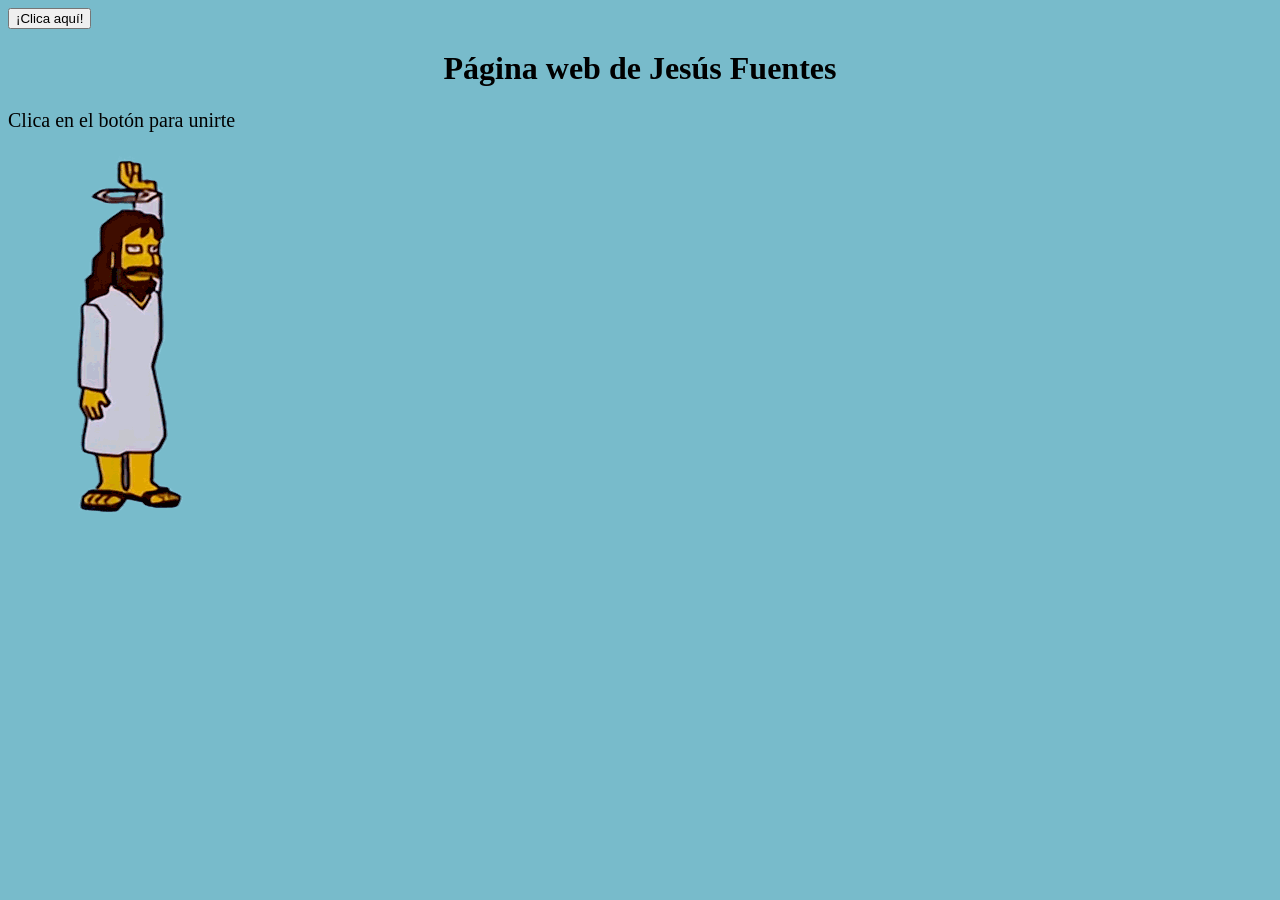
<file: Diseño de interfaces WEB 26-27/TEMA1/Pagina Web Inicial/index.html>
<!DOCTYPE html>
<html lang="Es-Esp">
<head>
    <link rel="stylesheet" href="index.css">
<title>Este es mi títutlo de página para diseño de interfaces</title>
</head>
<body>

<button type="button" onclick='document.getElementById("bailarin").innerHTML = "¡Todos a bailar!"'>
¡Clica aquí!
</button>
<h1>Página web de Jesús Fuentes</h1>
<p id="bailarin">Clica en el botón para unirte </p>
<img src="./Imagenes/Dancing Jesus.gif" alt="">

</body>
</html>
</file>
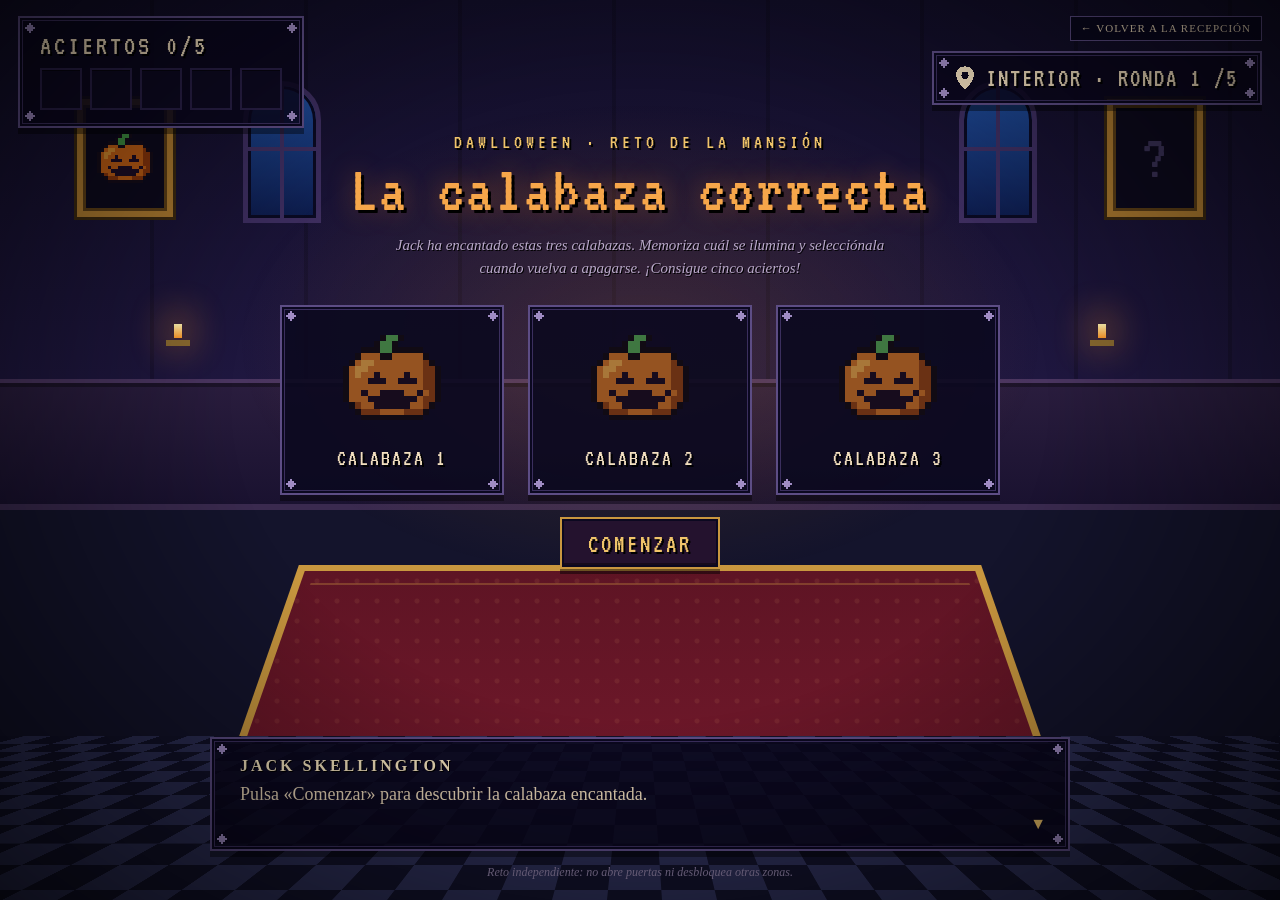
<file: Proyecto Halloween/mansion_daw_pixel/minijuego_calabaza.html>
<!doctype html>
<html lang="es">
<head>
<meta charset="utf-8">
<meta name="viewport" content="width=device-width,initial-scale=1">
<title>La calabaza correcta · DAWlloween</title>
<link rel="preconnect" href="https://fonts.googleapis.com">
<link rel="preconnect" href="https://fonts.gstatic.com" crossorigin>
<link href="https://fonts.googleapis.com/css2?family=VT323&display=swap" rel="stylesheet">
<style>
:root{
  --ink:#07050f;--cream:#f2dfbf;--muted:#b9a9c9;--gold:#c9973f;--gold-l:#f0c46a;
  --candle:#ff9a2a;--wall:#1b1636;--violet:#5d4d85;--green:#b8f0a0;--red:#f4a3a3;
  --pix:'VT323','Courier New',monospace;
  --serif:Georgia,'Times New Roman',serif;
  --orn:url("data:image/svg+xml,%3Csvg xmlns='http://www.w3.org/2000/svg' width='10' height='10' shape-rendering='crispEdges' fill='%23a08cc4'%3E%3Crect x='4' width='2' height='2'/%3E%3Crect x='2' y='2' width='6' height='2'/%3E%3Crect y='4' width='10' height='2'/%3E%3Crect x='2' y='6' width='6' height='2'/%3E%3Crect x='4' y='8' width='2' height='2'/%3E%3C/svg%3E");
}
*{box-sizing:border-box}
html{image-rendering:pixelated}
body{margin:0;background:var(--ink);color:var(--cream);font-family:var(--serif)}

/* ===== Escena ===== */
.scene{position:relative;min-height:100vh;display:flex;flex-direction:column;align-items:center;padding:132px 18px 20px;overflow:hidden;isolation:isolate}
.wall{position:absolute;inset:0 0 44% 0;z-index:-3;
  background:
    repeating-linear-gradient(90deg,transparent 0 150px,#0000002e 150px 154px),
    linear-gradient(#120e28,#231a47)}
.wall::after{content:"";position:absolute;left:0;right:0;bottom:0;height:24%;background:linear-gradient(#2a1d3e,#1a1230);border-top:4px solid #4a3560;box-shadow:inset 0 4px 0 #0005}
.floor{position:absolute;left:0;right:0;bottom:0;height:44%;z-index:-3;overflow:hidden;background:#14142c;border-top:6px solid #3a2a4f}
.floor::before{content:"";position:absolute;inset:-60% -60% 0 -60%;
  background:conic-gradient(#2c2e55 25%,#12122a 0 50%,#2c2e55 0 75%,#12122a 0) 0 0/110px 110px;
  transform:perspective(520px) rotateX(58deg);transform-origin:50% 100%}
.carpet{position:absolute;left:50%;bottom:-2%;width:72%;height:88%;transform:translateX(-50%);z-index:-2;
  background:var(--gold);clip-path:polygon(13% 0,87% 0,100% 100%,0 100%)}
.carpet::before{content:"";position:absolute;inset:6px 8px 0 8px;clip-path:polygon(13% 0,87% 0,100% 100%,0 100%);
  background:radial-gradient(circle,#ffc87814 0 2px,transparent 3px) 0 0/20px 20px,linear-gradient(#5e1424,#7b1b2e)}
.carpet::after{content:"";position:absolute;inset:18px 16px 0 16px;clip-path:polygon(13% 0,87% 0,100% 100%,0 100%);border:2px solid #c9973f55}
.glow{position:absolute;inset:0;z-index:-1;pointer-events:none;
  background:radial-gradient(ellipse 45% 38% at 50% 38%,#ff9a2a26,transparent 70%)}
.vignette{position:fixed;inset:0;z-index:1;pointer-events:none;background:radial-gradient(ellipse at 50% 45%,transparent 45%,#000000b3 100%)}

/* decoración */
.win{position:absolute;top:9%;width:78px;height:142px;z-index:-2;border:5px solid #3c2d5e;border-radius:40px 40px 0 0;
  background:linear-gradient(#1f4c9a,#0d1b4a);box-shadow:inset 0 0 0 3px #0a0a22}
.win::before,.win::after{content:"";position:absolute;background:#3c2d5e}
.win::before{left:50%;top:0;bottom:0;width:4px;margin-left:-2px}
.win::after{left:0;right:0;top:46%;height:4px}
.frame{position:absolute;top:11%;width:96px;height:118px;z-index:-2;display:grid;place-items:center;
  background:#0d0a1d;border:6px solid #a9782f;box-shadow:inset 0 0 0 3px #5a3d16,0 0 0 3px #3a2810}
.frame .sprite{width:56px;filter:brightness(.8)}
.frame .q{font:64px var(--pix);color:#3b3258}
.sconce{position:absolute;top:36%;width:24px;height:30px;z-index:-2}
.sconce::before{content:"";position:absolute;left:8px;top:0;width:8px;height:14px;background:linear-gradient(#fff3b0,var(--candle));
  box-shadow:0 0 30px 16px #ff963233;animation:flick .45s steps(2) infinite}
.sconce::after{content:"";position:absolute;left:0;right:0;top:16px;height:6px;background:#8a6a30;box-shadow:0 6px 0 -6px #8a6a30}
@keyframes flick{50%{opacity:.78;transform:scaleY(.88)}}

/* ===== Panel ornamentado ===== */
.panel{
  background-color:#0b081ed9;
  background-image:var(--orn),var(--orn),var(--orn),var(--orn);
  background-repeat:no-repeat;background-size:10px 10px;
  background-position:left 5px top 5px,right 5px top 5px,left 5px bottom 5px,right 5px bottom 5px;
  border:2px solid var(--violet);
  box-shadow:inset 0 0 0 2px #0b0820,inset 0 0 0 3px #3b2f5e,0 6px 0 #0006}

/* ===== HUD ===== */
.hud{position:absolute;left:0;right:0;top:0;display:flex;justify-content:space-between;align-items:flex-start;padding:16px 18px;z-index:4;pointer-events:none}
.hud>*{pointer-events:auto}
.inv{padding:14px 20px 16px}
.inv h2{margin:0 0 8px;font:400 28px/1 var(--pix);letter-spacing:3px;color:var(--cream);text-shadow:2px 2px 0 #000}
.slots{display:flex;gap:8px}
.slot{width:42px;height:42px;display:grid;place-items:center;background:#0e0a22;box-shadow:inset 0 0 0 2px #2a2048,inset 0 3px 0 #00000088}
.slot .sprite{width:30px;filter:none}
.slot .face{fill:#ffe45c}
.right{display:flex;flex-direction:column;align-items:flex-end;gap:10px}
.back{font:11px/1 var(--serif);letter-spacing:1px;text-transform:uppercase;color:var(--cream);text-decoration:none;padding:6px 10px;background:#0b081ee6;border:1px solid var(--violet)}
.back:hover{color:var(--gold-l);border-color:var(--gold)}
.badge{display:flex;align-items:center;gap:12px;padding:12px 22px;font:400 26px/1 var(--pix);letter-spacing:2px;text-shadow:2px 2px 0 #000;white-space:nowrap}
.badge svg{width:18px;height:24px;fill:var(--cream);flex:none}

/* ===== Juego ===== */
.game{position:relative;z-index:2;width:min(720px,100%);text-align:center;margin:0 auto}
.eyebrow{font:400 20px var(--pix);letter-spacing:4px;color:var(--gold-l);text-shadow:2px 2px 0 #000}
h1{margin:4px 0 10px;font:400 clamp(44px,7vw,68px)/1 var(--pix);letter-spacing:2px;color:#f6a64a;text-shadow:3px 3px 0 #000,0 0 26px #ff8a1f66}
.intro{max-width:520px;margin:0 auto;color:var(--muted);font-style:italic;font-size:15px;line-height:1.5;text-shadow:1px 1px 0 #000}

.pumpkins{display:grid;grid-template-columns:repeat(3,minmax(0,1fr));gap:clamp(10px,3vw,24px);margin:26px 0 22px}
.pumpkin{min-width:0;min-height:190px;display:grid;place-items:center;gap:4px;padding:16px 6px 12px;border:2px solid var(--violet);border-radius:0;cursor:pointer;color:var(--cream);font:400 22px/1 var(--pix);letter-spacing:2px;text-shadow:2px 2px 0 #000;
  background-color:#0c0920e6;
  background-image:var(--orn),var(--orn),var(--orn),var(--orn);background-repeat:no-repeat;background-size:10px 10px;
  background-position:left 4px top 4px,right 4px top 4px,left 4px bottom 4px,right 4px bottom 4px;
  box-shadow:inset 0 0 0 2px #0b0820,inset 0 0 0 3px #3b2f5e,0 6px 0 #0006;transition:none}
.pumpkin:hover:not(:disabled),.pumpkin:focus-visible{transform:translateY(-6px);border-color:var(--gold-l);outline:none}
.pumpkin:disabled{cursor:default}
.sprite{display:block;width:min(98px,78%);aspect-ratio:16/14}
.sprite svg{width:100%;height:100%;display:block;shape-rendering:crispEdges}
.sprite .face{fill:#24102e}
.pumpkin .sprite{filter:brightness(.7) saturate(.8)}
.pumpkin.lit{border-color:var(--gold-l);background-color:#3d2410;box-shadow:inset 0 0 0 2px #0b0820,inset 0 0 0 3px #8a5524,0 0 44px #ff9a2a88}
.pumpkin.lit .sprite{filter:brightness(1.3) drop-shadow(0 0 12px #ffb52e);animation:bob .5s steps(2) infinite}
.pumpkin.lit .face{fill:#ffe45c}
@keyframes bob{50%{transform:translateY(-4px)}}
.pumpkin.correct{border-color:#7ed68f;background-color:#12301d}
.pumpkin.wrong{border-color:#e98080;background-color:#331414}
.pumpkin.correct .sprite,.pumpkin.wrong .sprite{filter:none}

.controls{display:flex;justify-content:center;gap:16px;flex-wrap:wrap}
.action{display:inline-block;padding:12px 26px 10px;border:2px solid var(--gold);border-radius:0;cursor:pointer;text-decoration:none;
  font:400 26px/1 var(--pix);letter-spacing:3px;color:var(--gold-l);text-shadow:2px 2px 0 #000;background:#24122e;
  box-shadow:inset 0 0 0 2px #0b0820,inset 0 -4px 0 #00000066,0 5px 0 #0007}
.action:hover{background:#3a1c44;color:#ffe29a}
.action:active{transform:translateY(4px);box-shadow:inset 0 0 0 2px #0b0820,0 1px 0 #0007}
.action:focus-visible{outline:3px dashed var(--gold-l);outline-offset:5px}

/* ===== Diálogo ===== */
.dialog{position:relative;z-index:4;width:min(860px,100%);margin:auto auto 6px;padding:18px 54px 20px 28px;text-align:left}
.dialog .who{font:700 16px var(--serif);letter-spacing:3px;text-transform:uppercase;color:#f3e2bd;text-shadow:1px 1px 0 #000}
#status{margin:6px 0 0;min-height:48px;font:18px/1.5 var(--serif);color:#e9d6b8}
#status.ok{color:var(--green)}#status.ko{color:var(--red)}
.next{position:absolute;right:22px;bottom:16px;color:var(--gold-l);font-size:16px;animation:blink .8s steps(2) infinite}
@keyframes blink{50%{opacity:0}}
.small{margin:8px 0 0;font:12px var(--serif);font-style:italic;color:#8d7fa3;text-align:center}

/* ===== Resultado ===== */
#result{display:none;position:fixed;inset:0;z-index:10;place-items:center;padding:20px;background:#000000b8}
.result-box{width:min(520px,100%);padding:30px 28px 28px;text-align:center}
.result-box h2{margin:0 0 10px;font:400 44px/1.05 var(--pix);letter-spacing:2px;color:var(--gold-l);text-shadow:3px 3px 0 #000}
.result-box p{margin:0 0 20px;color:#e9d6b8;font-size:17px;line-height:1.5}

@media(max-width:820px){.win,.frame,.sconce{display:none}}
@media(max-width:560px){
  .scene{padding-top:150px}
  .hud{padding:10px}.inv{padding:10px 12px 12px}.inv h2{font-size:22px}.slot{width:32px;height:32px}.slot .sprite{width:22px}
  .badge{font-size:20px;padding:10px 12px}.badge svg{width:14px;height:19px}
  .pumpkin{min-height:140px;font-size:17px}
  .dialog{padding:16px 40px 18px 18px}#status{font-size:16px}
}
@media(prefers-reduced-motion:reduce){.sconce::before,.pumpkin.lit .sprite,.next{animation:none}}
</style>
</head>
<body>
<div class="scene">
  <div class="wall"></div><div class="floor"><div class="carpet"></div></div><div class="glow"></div>
  <div class="frame" style="left:6%"><span class="sprite" data-sprite aria-hidden="true"></span></div>
  <div class="win" style="left:19%"></div>
  <div class="sconce" style="left:13%"></div>
  <div class="win" style="right:19%"></div>
  <div class="sconce" style="right:13%"></div>
  <div class="frame" style="right:6%"><span class="q" aria-hidden="true">?</span></div>

  <header class="hud">
    <div class="inv panel"><h2>ACIERTOS <span id="score">0</span>/5</h2><div class="slots" id="slots" aria-hidden="true"></div></div>
    <div class="right">
      <a class="back" href="recepcion.html">← Volver a la recepción</a>
      <div class="badge panel"><svg viewBox="0 0 20 26" shape-rendering="crispEdges" aria-hidden="true"><path d="M10 0C4 0 0 4 0 10c0 7 10 16 10 16s10-9 10-16C20 4 16 0 10 0zm0 14a4 4 0 110-8 4 4 0 010 8z"/></svg>INTERIOR · RONDA <span id="round">1</span>/5</div>
    </div>
  </header>

  <main class="game">
    <div class="eyebrow">DAWLLOWEEN · RETO DE LA MANSIÓN</div>
    <h1>La calabaza correcta</h1>
    <p class="intro">Jack ha encantado estas tres calabazas. Memoriza cuál se ilumina y selecciónala cuando vuelva a apagarse. ¡Consigue cinco aciertos!</p>
    <section class="pumpkins" aria-label="Elige una de las tres calabazas">
      <button class="pumpkin" data-index="0" disabled aria-label="Calabaza 1"><span class="sprite" data-sprite aria-hidden="true"></span><span>CALABAZA 1</span></button>
      <button class="pumpkin" data-index="1" disabled aria-label="Calabaza 2"><span class="sprite" data-sprite aria-hidden="true"></span><span>CALABAZA 2</span></button>
      <button class="pumpkin" data-index="2" disabled aria-label="Calabaza 3"><span class="sprite" data-sprite aria-hidden="true"></span><span>CALABAZA 3</span></button>
    </section>
    <div class="controls" id="controls"><button class="action" id="start">COMENZAR</button></div>
  </main>

  <div class="dialog panel">
    <div class="who">Jack Skellington</div>
    <div id="status" role="status" aria-live="polite">Pulsa «Comenzar» para descubrir la calabaza encantada.</div>
    <span class="next" aria-hidden="true">▼</span>
  </div>
  <p class="small">Reto independiente: no abre puertas ni desbloquea otras zonas.</p>
</div>
<div class="vignette"></div>

<section id="result" aria-live="polite">
  <div class="result-box panel">
    <h2>¡Has encontrado la calabaza correcta!</h2>
    <p>Has superado el reto de Jack Skellington. ¡Buen trabajo!</p>
    <div class="controls"><button class="action" id="again">JUGAR OTRA VEZ</button><a class="action" href="recepcion.html">VOLVER AL JARDÍN</a></div>
  </div>
</section>

<script>
(() => {
/* ---------- Sprite pixel art de la calabaza (16x14) ---------- */
const MAP=[
"......oggo......",
".....oggo.......",
"...oooggooooo...",
"..oOOOooOOOOOo..",
".oOLLOOOOOOOODo.",
"oOLLOOOOOOOOODDo",
"oOLOOkOOOOkOODDo",
"oOOOkkkOOkkkODDo",
"oOOOOOOOOOOOODDo",
"oOOkOOkkkkOOkODo",
"oOOOkkkkkkkkODDo",
".oDOOkkkkkkOODo.",
"..oDDDOOOODDDo..",
"...oooooooooo..."
];
const COLORS={o:'#1a0f1f',O:'#e8731a',L:'#ffa83a',D:'#a8420f',g:'#4caf50'};
function spriteSVG(){
  let r='';
  MAP.forEach((row,y)=>[...row].forEach((c,x)=>{
    if(c==='.')return;
    if(c==='k')r+=`<rect class="face" x="${x}" y="${y}" width="1" height="1"/>`;
    else r+=`<rect x="${x}" y="${y}" width="1" height="1" fill="${COLORS[c]}"/>`;
  }));
  return `<svg viewBox="0 0 16 14" xmlns="http://www.w3.org/2000/svg" shape-rendering="crispEdges">${r}</svg>`;
}
document.querySelectorAll('[data-sprite]').forEach(el=>el.innerHTML=spriteSVG());

/* ---------- Lógica del juego ---------- */
const pumpkins=[...document.querySelectorAll('.pumpkin')],roundEl=document.getElementById('round'),scoreEl=document.getElementById('score'),statusEl=document.getElementById('status'),startBtn=document.getElementById('start'),resultEl=document.getElementById('result'),controls=document.getElementById('controls'),againBtn=document.getElementById('again'),slotsEl=document.getElementById('slots');
let round=1,score=0,target=-1,locked=true,token=0;
const clear=()=>{pumpkins.forEach(p=>p.classList.remove('lit','correct','wrong'));statusEl.classList.remove('ok','ko')};
const enable=v=>pumpkins.forEach(p=>p.disabled=!v);
const wait=ms=>new Promise(r=>setTimeout(r,ms));
const SVG=spriteSVG();
function renderScore(){scoreEl.textContent=score;slotsEl.innerHTML=Array.from({length:5},(_,i)=>`<div class="slot">${i<score?`<span class="sprite">${SVG}</span>`:''}</div>`).join('')}

function reset(){token++;round=1;score=0;target=-1;locked=true;roundEl.textContent=round;renderScore();clear();enable(false);resultEl.style.display='none';controls.style.display='flex';startBtn.style.display='inline-block';statusEl.textContent='Pulsa «Comenzar» para descubrir la calabaza encantada.'}
async function showRound(){const t=++token;locked=true;enable(false);clear();target=Math.floor(Math.random()*3);statusEl.textContent='¡Mira bien! Una calabaza se iluminará...';await wait(650);if(t!==token)return;pumpkins[target].classList.add('lit');statusEl.textContent='¡Memoriza la calabaza iluminada!';await wait(1000);if(t!==token)return;pumpkins[target].classList.remove('lit');statusEl.textContent='¿Cuál se había iluminado? Elige una.';locked=false;enable(true)}
function finish(){locked=true;enable(false);controls.style.display='none';resultEl.style.display='grid';statusEl.textContent='¡Reto completado!'}
function start(){round=1;score=0;roundEl.textContent=round;renderScore();resultEl.style.display='none';startBtn.style.display='none';showRound()}
pumpkins.forEach((p,i)=>p.addEventListener('click',async()=>{if(locked)return;locked=true;enable(false);if(i===target){score++;renderScore();p.classList.add('correct');statusEl.classList.add('ok');statusEl.textContent='¡Correcto! La has encontrado.'}else{p.classList.add('wrong');pumpkins[target].classList.add('correct');statusEl.classList.add('ko');statusEl.textContent='¡Casi! Esta era la calabaza iluminada. Pasamos a la siguiente ronda.'}await wait(950);if(round===5)finish();else{round++;roundEl.textContent=round;clear();showRound()}}));
startBtn.addEventListener('click',start);againBtn.addEventListener('click',()=>{reset();start()});reset();
})();
</script>
</body>
</html>
</file>
<file: Diseño de interfaces WEB 26-27/TEMA1/Pagina Web Inicial/index.css>
body {
  background-color: #78bbcb;
}

h1 {
  color: black;
  text-align: center;
}

p {
  font-family: verdana;
  font-size: 20px;
  color: black;
}
</file>
